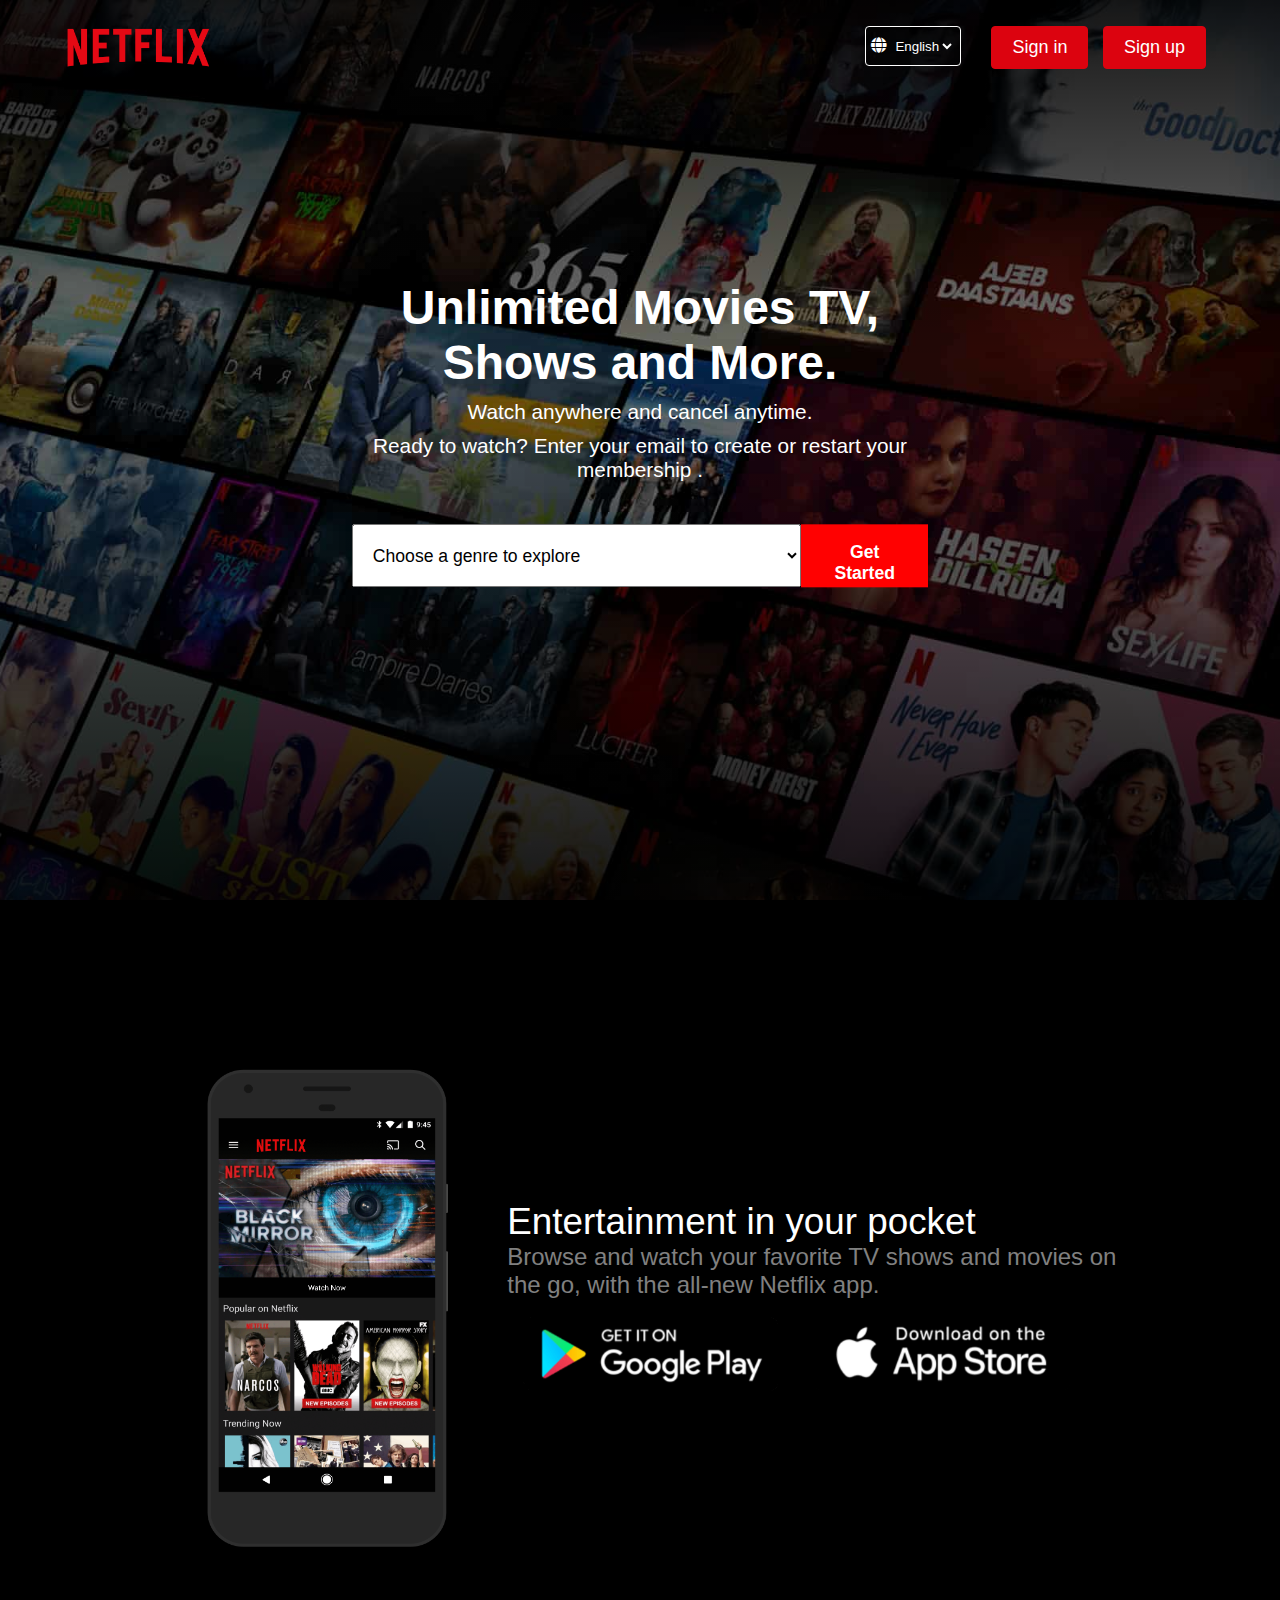
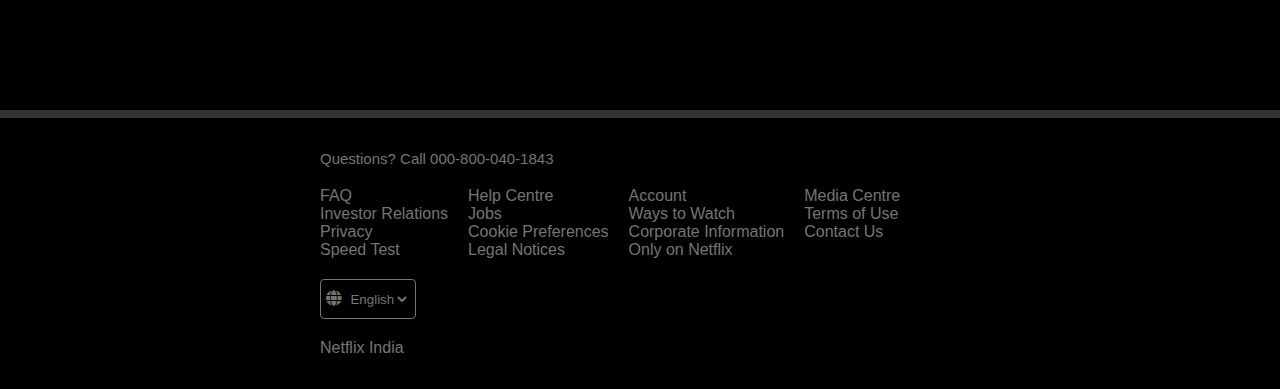
<file: index.html>
<html>
  <head>
    <meta name="description" content="Hello this is my first web page!." />
    <meta name="viewport" content="width=device-width, initial-scale=1.0" />
    <link rel="stylesheet" href="src/styles.css" />
    <link
      rel="stylesheet"
      href="https://pro.fontawesome.com/releases/v5.10.0/css/all.css"/>

   
    <title>Netflix India - Watch TV Shows Online, Watch Movies Online</title>
    <link
      rel="icon"
      href="images/netflix_PNG15.png"
    />
  </head>
  <body>
    <header>
      <nav class="navbar">
        <div class="navbar__brand">
          <img
            src="images/netflix-logo-0.png"
            alt="logo"
            class="brand__logo"
          />
        </div>

        <div class="navbar__nav__items">
          <div class="nav__item">
            <div class="dropdown__container">
              <i class="fas fa-globe"></i>
              <select
                name="languages"
                id="languagesSelect"
                class="language__drop__down"
              >
                <option value="english" selected style="color: rgb(247, 240, 240);">English</option>
                <option value="hindi" style="color: rgb(244, 231, 231);">हिन्दी</option>
              </select>
            </div>
          </div>

          <div class="nav__item">
            <button class="signin__button" onclick="window.location.href='login.html'">Sign in</button>
            <button class="signin__button" onclick="window.location.href='signup.html'">Sign up</button>
          </div>
        </div>
      </nav>
    </header>

    <main>
      <section class="hero">
        <div class="hero__bg__image__container">
          <img
            src="hello2.jpg"
            alt="BG hero image"
            class="hero__bg__image"
          />
        </div>
        <div class="hero__bg__overlay"></div>

        <div class="hero__card">
          <h1 class="hero__title">
            Unlimited Movies TV,<br />
            Shows and More.
          </h1>
          <p class="hero__subtitle">Watch anywhere and cancel anytime.</p>
          <p class="hero__description">
            Ready to watch? Enter your email to create or restart your
            membership .
          </p>
          

        <div class="search">
          <select
            id="selection"
            onchange="updateSelection();"
            class="search-bar"
            type="text"
            placeholder="Choose a genre to explore"
          >
            <option value="" selected style="display: none"
              >Choose a genre to explore</option
            >
            <option value="11">Action</option>
            <option value="3">Adventure</option>
            <option value="7">Comedy</option>
            <option value="1">Delhi</option>
            <option value="6">Drama</option>
            <option value="2">Horror</option>
            <option value="3">Mystery</option>
            <option value="5">Thriller</option>
          </select>
          <a id="search" href="login.html"
            ><button
              disabled
              id="search-button"
              class="search-bar search-submit"
              type="submit"
            >
            Get Started
            </button></a
          >
          <script>
            function updateSelection() {
              console.log("lol");
              if (document.getElementById("selection").value == "") {
                document.getElementById("search-button").disabled = true;
              } else {
                document.getElementById("search-button").disabled = false;
              }
            }
          </script>

        
      </section>
      <section class="features__container">
       
        <div class="mobile">
          <div class="mob-1">
            <img class="mobile-image" src="images/phone1.png" />
          </div>
          <div class="mob-2">
            <div class="changing">Entertainment in your pocket</div>
            <div class="sub-title">
              Browse and watch your favorite TV shows and movies on the go, with the all-new Netflix app.
    
            </div>
            <div class="stores">
              <img
                class="store-image"
                onClick="alertFunction()"
                src="images/play.webp"
              /><img class="store-image" src="images/iOS.webp" onClick="alertFunction()"/>
            </div>
          </div>
        </div>
       
     
    </main>

    <footer>
      <div class="footer__row__1">
        <h4>Questions? Call 000-800-040-1843</h4>
      </div>
      <div class="footer__row__2">
        <div class="column__1">
          <p>FAQ</p>
          <p>Investor Relations</p>
          <p>Privacy</p>
          <p>Speed Test</p>
        </div>
        <div class="column__2">
          <p>Help Centre</p>
          <p>Jobs</p>
          <p>Cookie Preferences</p>
          <p>Legal Notices</p>
        </div>
        <div class="column__3">
          <p>Account</p>
          <p>Ways to Watch</p>
          <p>Corporate Information</p>
          <p>Only on Netflix</p>
        </div>
        <div class="column__4">
          <p>Media Centre</p>
          <p>Terms of Use</p>
          <p>Contact Us</p>
        </div>
      </div>
      <div class="footer__row__3">
        <div class="dropdown__container">
          <i class="fas fa-globe"></i>
          <select
            name="languages"
            id="languagesSelect"
            class="language__drop__down"
          >
            <option value="english" selected>English</option>
            <option value="hindi">हिन्दी</option>
          </select>
        </div>
      </div>
      <div class="footer__row__4">
        <p>Netflix India</p>
      </div>
    </footer>

    <script src="src/index.js"></script>
  </body>
</html>
</file>
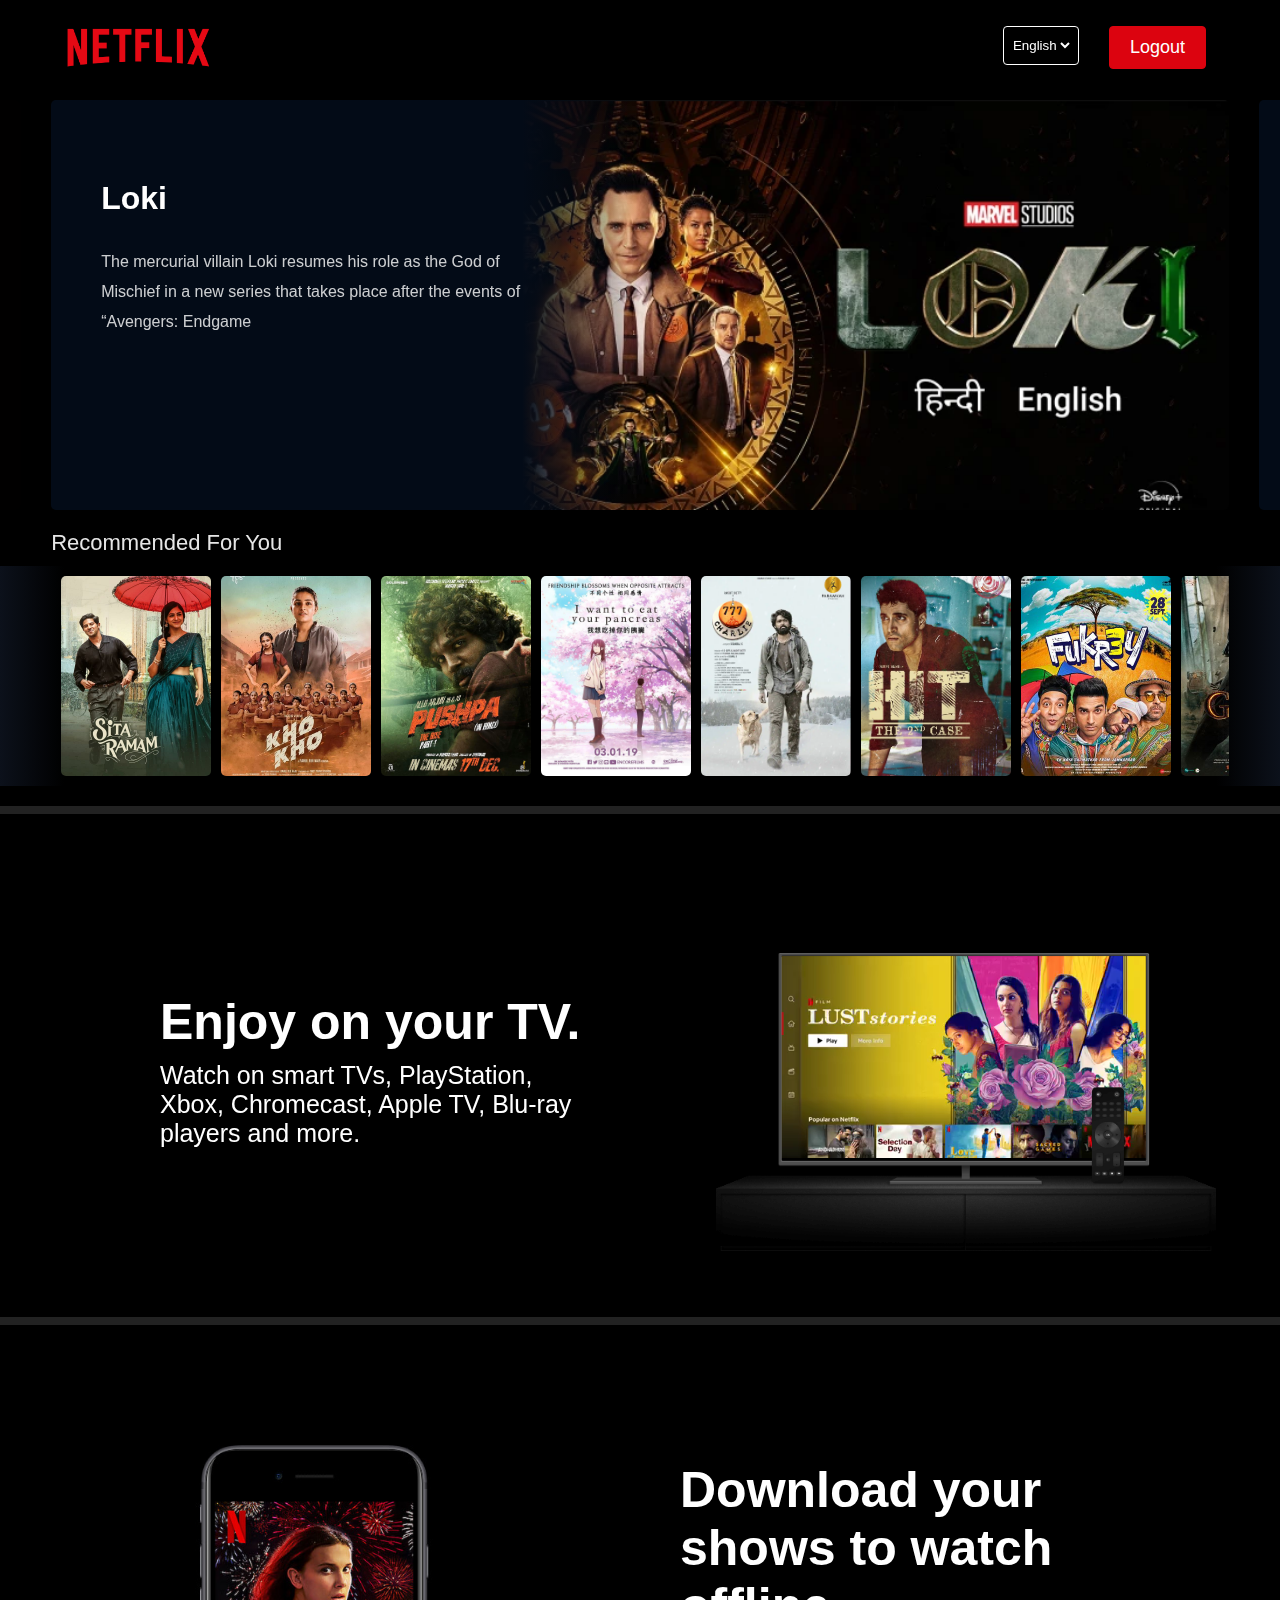
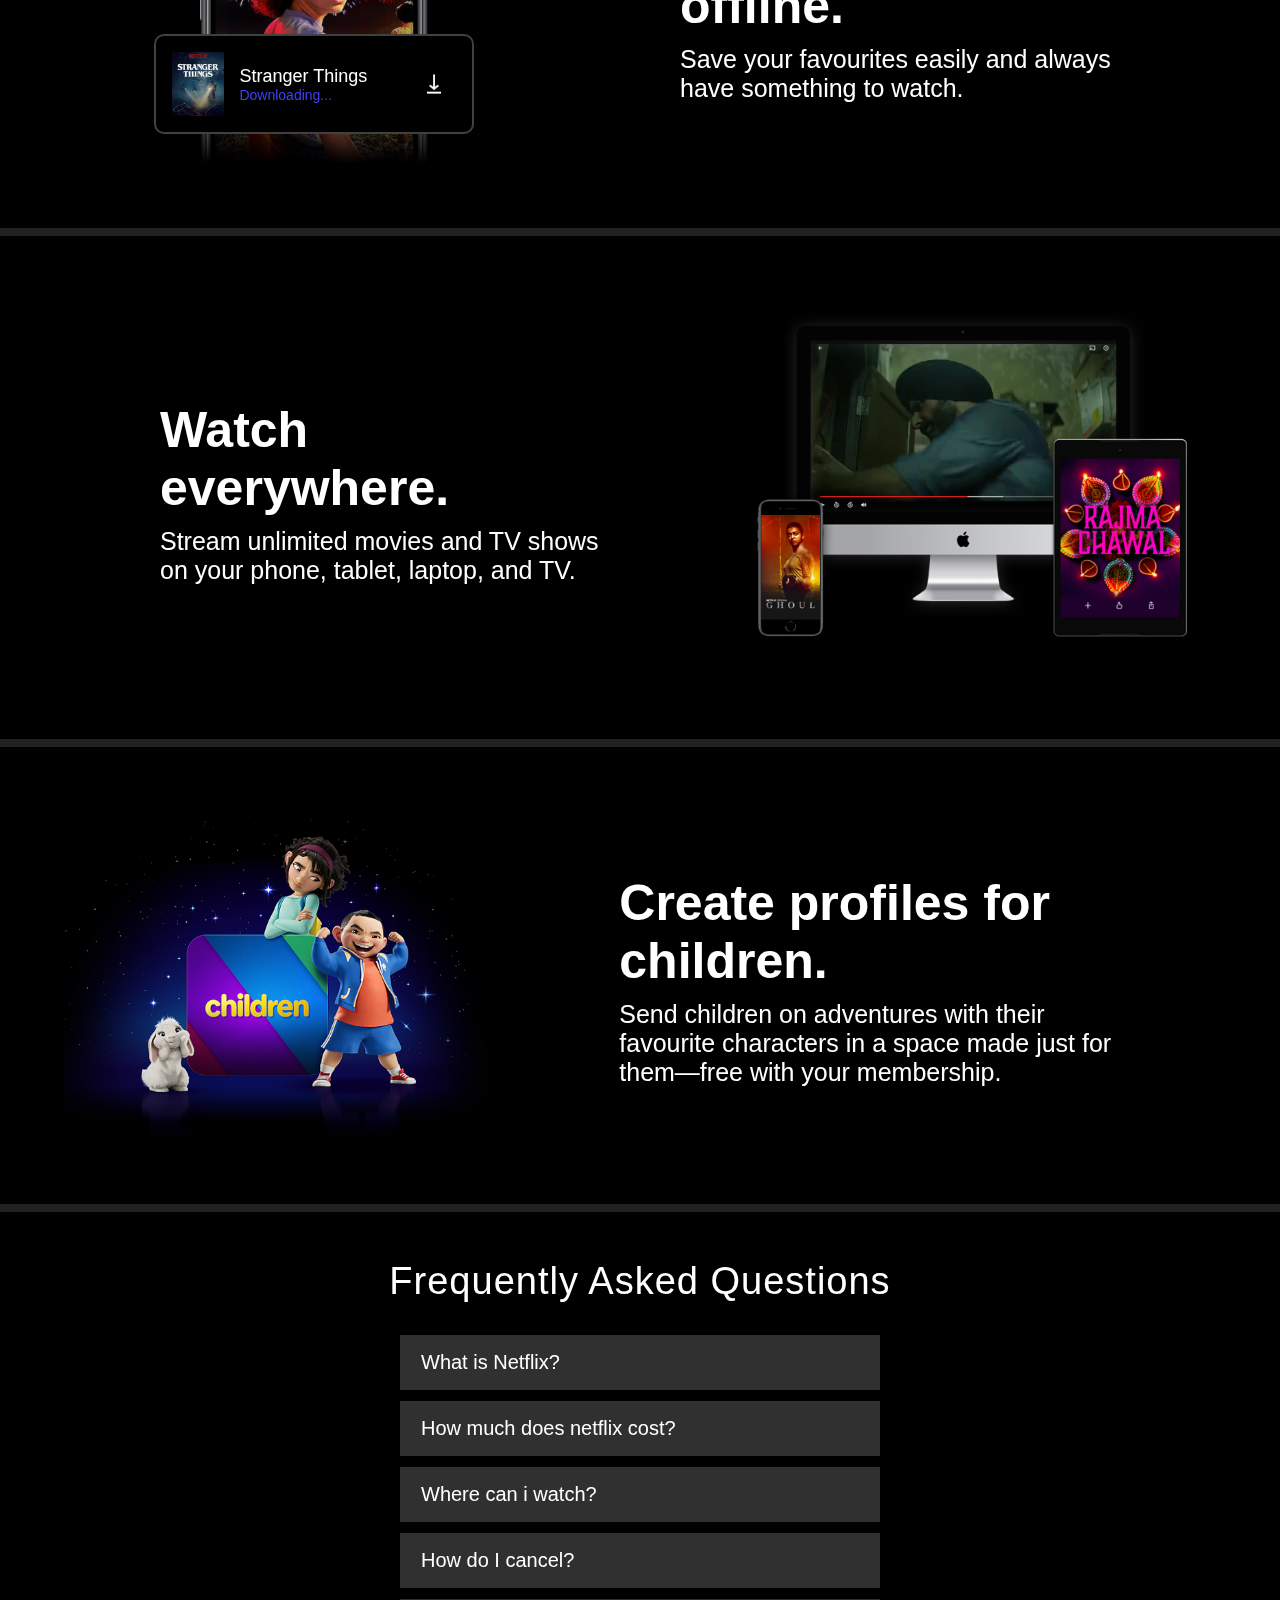
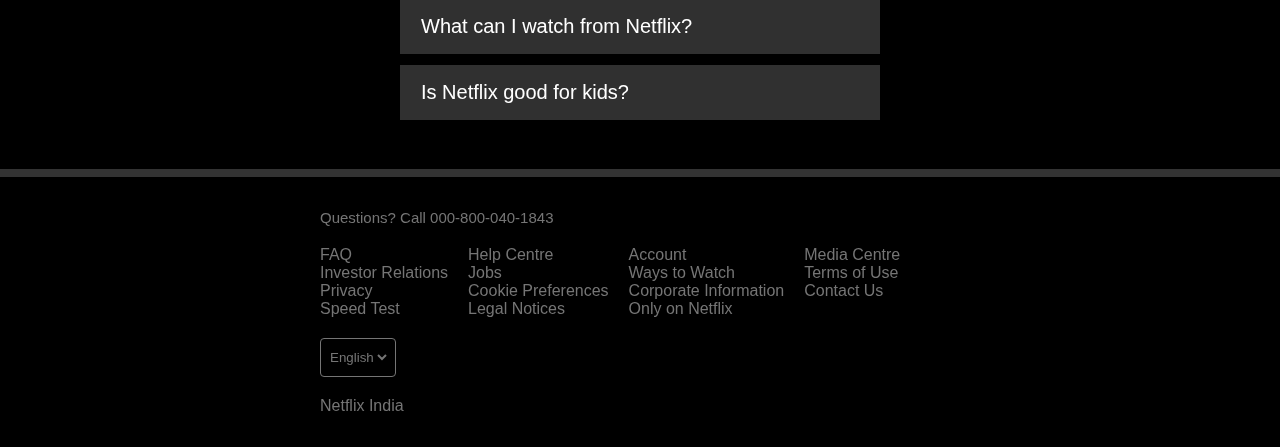
<file: home.html>
<html>
  <head>
    <meta name="description" content="Hello this is my first web page!." />
    <meta name="viewport" content="width=device-width, initial-scale=1.0" />
    <link rel="stylesheet" href="src/styles.css" />
    <link
      rel="stylesheet"
      href="https://pro.fontawesome.com/releases/v5.10.0/css/all.css"
      integrity="sha384-AYmEC3Yw5cVb3ZcuHtOA93w35dYTsvhLPVnYs9eStHfGJvOvKxVfELGroGkvsg+p"
      crossorigin="anonymous"
    />
    <link rel="preconnect" href="https://fonts.googleapis.com" />
    <link rel="preconnect" href="https://fonts.gstatic.com" crossorigin />

    <title>Netflix India - Watch TV Shows Online, Watch Movies Online</title>
    <link
      rel="icon"
      href="images/netflix_PNG15.png"
    />
  </head>
  <body>
    <header>
      <nav class="navbar">
        <div class="navbar__brand">
          <img
            src="images/netflix-logo-0.png"
            alt="logo"
            class="brand__logo"
          />
        </div>

        <div class="navbar__nav__items">
          <div class="nav__item">
            <div class="dropdown__container">
              <i class="fas fa-globe"></i>
              <select
                name="languages"
                id="languagesSelect"
                class="language__drop__down"
              >
                <option value="english" selected style="color: rgb(255, 255, 255);">English</option>
                <option value="hindi" style="color: rgb(255, 255, 255);">हिन्दी</option>
              </select>
            </div>
          </div>

          <div class="nav__item">
            <button class="signin__button" onclick="window.location.href='index.html'">Logout</button>
          </div>
        </div>
      </nav>
    </header>

    <main>
      
        <div class="caraousel-container">
          <div class="caraousel">
           
          </div>
        </div>
        <h1 class="title">Recommended For You</h1>
        <div class="movies-list">
          <button class="pre-btn" title="btn">
            <img src="images/pre.png" alt="" />
          </button>
          <button class="nxt-btn" title="btn">
            <img src="images/nxt.png" alt="" />
          </button>
          <div class="card-container">

            <div class="card">
              <img src="images/poster5.jpg" class="card-img" alt="" />
              <div class="card-body">
                <h2 class="name">Sita Ramam</h2>
                <h6 class="des">Star : Dulquer Salmaan , Mrunal Thakur , Rashmika Mandannar</h6>
              
              </div>
            </div>
            <div class="card">
              <img src="images/poster10.jpeg" class="card-img" alt="" />
              <div class="card-body">
                <h2 class="name">Kho Kho</h2>
                <h6 class="des">Star : Rajisha Vijayan , Mamitha Baiju , Geethi Sangeetha</h6>
             
              </div>
            </div>
            
            <div class="card">
              <img src="images/poster.jpg" class="card-img" alt="" />
              <div class="card-body">
                <h2 class="name">PUSHPA: THE RISE - PART 1</h2>
                <h6 class="des">Star : Allu Arjun , Rashmika Mandanna</h6>
              
              </div>
            </div>

            <div class="card">
              <img src="images/poster3.jpg" class="card-img" alt="" />
              <div class="card-body">
                <h2 class="name">I Want To Eat Your Pancreas</h2>
                <h6 class="des">Star: Mahiro , Lynn , Yukiyo Fujii</h6>
                
              </div>
            </div>
            <div class="card">
              <img src="images/777.webp" class="card-img" alt="" />
              <div class="card-body">
                <h2 class="name">777 Charlie</h2>
                <h6 class="des">Star : Rakshit Shetty , Charlie , Sangeetha Sringeri</h6>
               
              </div>
            </div>
            <div class="card">
              <img src="images/poster8.jpeg" class="card-img" alt="" />
              <div class="card-body">
                <h2 class="name">HIT: The 2nd Case</h2>
                <h6 class="des">Star : Adivi Sesh , Meenakshii , Rao Ramesh</h6>
              
              </div>
            </div>
            <div class="card">
              <img src="images/poster1.jpg" class="card-img" alt="" />
              <div class="card-body">
                <h2 class="name">FUKREY 3</h2>
                <h6 class="des">Star : Richa Chadda , Pulkit Samrat, Varun Sharma</h6>
               
              </div>
                          <div class="card">
              <img src="images/poster9.jpg" class="card-img" alt="" />
              <div class="card-body">
                <h2 class="name">Major</h2>
                <h6 class="des">Star : Adivi Sesh , Prakash Raj , Revathi</h6>
          
              </div>
            </div>
           
            </div>
            <div class="card">
              <img src="images/poster2.jpg" class="card-img" alt="" />
              <div class="card-body">
                <h2 class="name">GADAR 2 </h2>
                <h6 class="des">Star : Sunny Deol , Amisha Patel, Utkarsh Sharma</h6>
               
              </div>
            </div>
            <div class="card">
              <img src="images/poster 4.png" class="card-img" alt="" />
              <div class="card-body">
                <h2 class="name">The Avengers</h2>
                <h6 class="des">Star :  Chris Hemsworth , Chris Evans, Jeremy Renner</h6>
               
              </div>
            </div>

            <div class="card">
              <img src="images/poster 7.png" class="card-img" alt="" />
              <div class="card-body">
                <h2 class="name">Pirates of the Caribbean</h2>
                <h6 class="des">Star : Johnny Depp , Geoffrey RushOr , lando Bloom</h6>
              
              </div>
            </div>
            <div class="card">
              <img src="images/poster6.jpg" class="card-img" alt="" />
              <div class="card-body">
                <h2 class="name">1920 HORRORS OF THE HEART</h2>
                <h6 class="des">Star : Avika Gor , Rahul Dev, Barkha Bisht</h6>
             
              </div>
            </div>


          </div>
        </div>
     
      <section class="features__container">
        <!-- Feature 1 -->
        <div class="feature">
          <div class="feature__details">
            <h3 class="feature__title">Enjoy on your TV.</h3>
            <h5 class="feature__sub__title">
              Watch on smart TVs, PlayStation, Xbox, Chromecast, Apple TV,
              Blu-ray players and more.
            </h5>
          </div>
          <div class="feature__image__container">
            <img
              src="images/tv.png"
              alt="Feature image"
              class="feature__image"
            />
            <div class="feature__backgroud__video__container">
              <video
                autoplay=""
                loop=""
                muted=""
                class="feature__backgroud__video"
              >
                <source
                  src="images/video-tv-in-0819.m4v"
                  type="video/mp4"
                />
              </video>
            </div>
          </div>
        </div>
        <!-- Feature 2 -->
        <div class="feature">
          <div class="feature__details">
            <h3 class="feature__title">
              Download your shows to watch offline.
            </h3>
            <h5 class="feature__sub__title">
              Save your favourites easily and always have something to watch.
            </h5>
          </div>
          <div class="feature__image__container">
            <img
              src="images/mobile-0819.jpg"
              alt="Feature image"
              class="feature__image"
            />
            <div class="feature__2__poster__container">
              <div class="poster__container">
                <img
                  src="images/boxshot.png"
                  alt="poster"
                  class="poster"
                />
              </div>
              <div class="poster__details">
                <h4>Stranger Things</h4>
                <h6>Downloading...</h6>
              </div>
              <div class="download__gif__container">
                <img
                  src="images/download-icon.gif"
                  alt="downloading gif"
                  class="gif"
                />
              </div>
            </div>
          </div>
        </div>
        <!-- Feature 3 -->
        <div class="feature">
          <div class="feature__details">
            <h3 class="feature__title">Watch everywhere.</h3>
            <h5 class="feature__sub__title">
              Stream unlimited movies and TV shows on your phone, tablet,
              laptop, and TV.
            </h5>
          </div>
          <div class="feature__image__container feature__3__image__container">
            <img
              src="images/device-pile-in.png"
              alt="Feature image"
              class="feature__image feature__3__image"
            />
            <div
              class="feature__backgroud__video__container feature__3__backgroud__video__container"
            >
              <video
                autoplay=""
                loop=""
                muted=""
                class="feature__backgroud__video feature__3__backgroud__video"
              >
                <source
                  src="images/video-devices-in.m4v"
                  type="video/mp4"
                />
              </video>
            </div>
          </div>
        </div>
        <!-- Feature 4 -->
        <div class="feature">
          <div class="feature__details">
            <h3 class="feature__title">Create profiles for children.</h3>
            <h5 class="feature__sub__title">
              Send children on adventures with their favourite characters in a
              space made just for them—free with your membership.
            </h5>
          </div>
          <div class="feature__image__container">
            <img
              src="images/ch.png"
              alt="Feature image"
              class="feature__image"
            />
          </div>
        </div>
      </section>
      <section class="FAQ__list__container">
        <h1 class="FAQ__heading">Frequently Asked Questions</h1>
        <div class="FAQ__list">
          <div class="FAQ__accordian">
            <button class="FAQ__title">
              What is Netflix?<i class="fal fa-plus"></i>
            </button>
            <div class="FAQ__visible">
              <p>
                Netflix is a streaming service that offers a wide variety of
                award-winning TV shows, movies, anime, documentaries and more –
                on thousands of internet-connected devices.
              </p>
              <p>
                You can watch as much as you want, whenever you want, without a
                single ad – all for one low monthly price. There's always
                something new to discover, and new TV shows and movies are added
                every week!
              </p>
            </div>
          </div>
          <div class="FAQ__accordian">
            <button class="FAQ__title">
              How much does netflix cost?<i class="fal fa-plus"></i>
            </button>
            <div class="FAQ__visible">
              <p>
                Watch Netflix on your smartphone, tablet, Smart TV, laptop, or
                streaming device, all for one fixed monthly fee. Plans range
                from ₹ 199 to ₹ 799 a month. No extra costs, no contracts.
              </p>
            </div>
          </div>
          <div class="FAQ__accordian">
            <button class="FAQ__title">
              Where can i watch?<i class="fal fa-plus"></i>
            </button>
            <div class="FAQ__visible">
              <p>
                Watch anywhere, anytime, on an unlimited number of devices. Sign
                in with your Netflix account to watch instantly on the web at
                netflix.com from your personal computer or on any
                internet-connected device that offers the Netflix app, including
                smart TVs, smartphones, tablets, streaming media players and
                game consoles.
              </p>
              <p>
                You can also download your favourite shows with the iOS,
                Android, or Windows 10 app. Use downloads to watch while you're
                on the go and without an internet connection. Take Netflix with
                you anywhere.
              </p>
            </div>
          </div>
          <div class="FAQ__accordian">
            <button class="FAQ__title">
              How do I cancel?<i class="fal fa-plus"></i>
            </button>
            <div class="FAQ__visible">
              <p>
                Netflix is flexible. There are no annoying contracts and no
                commitments. You can easily cancel your account online in two
                clicks. There are no cancellation fees – start or stop your
                account anytime.
              </p>
            </div>
          </div>
          <div class="FAQ__accordian">
            <button class="FAQ__title">
              What can I watch from Netflix?<i class="fal fa-plus"></i>
            </button>
            <div class="FAQ__visible">
              <p>
                Netflix has an extensive library of feature films,
                documentaries, TV shows, anime, award-winning Netflix originals,
                and more. Watch as much as you want, anytime you want.
              </p>
            </div>
          </div>
          <div class="FAQ__accordian">
            <button class="FAQ__title">
              Is Netflix good for kids?<i class="fal fa-plus"></i>
            </button>
            <div class="FAQ__visible">
              <p>
                The Netflix Kids experience is included in your membership to
                give parents control while kids enjoy family-friendly TV shows
                and films in their own space.
              </p>
              <p>
                Kids profiles come with PIN-protected parental controls that let
                you restrict the maturity rating of content kids can watch and
                block specific titles you don’t want kids to see.
              </p>
            </div>
          </div>
        </div>
      </section>
    </main>

    <footer>
      <div class="footer__row__1">
        <h4>Questions? Call 000-800-040-1843</h4>
      </div>
      <div class="footer__row__2">
        <div class="column__1">
          <p>FAQ</p>
          <p>Investor Relations</p>
          <p>Privacy</p>
          <p>Speed Test</p>
        </div>
        <div class="column__2">
          <p>Help Centre</p>
          <p>Jobs</p>
          <p>Cookie Preferences</p>
          <p>Legal Notices</p>
        </div>
        <div class="column__3">
          <p>Account</p>
          <p>Ways to Watch</p>
          <p>Corporate Information</p>
          <p>Only on Netflix</p>
        </div>
        <div class="column__4">
          <p>Media Centre</p>
          <p>Terms of Use</p>
          <p>Contact Us</p>
        </div>
      </div>
      <div class="footer__row__3">
        <div class="dropdown__container">
          <i class="fas fa-globe"></i>
          <select
            name="languages"
            id="languagesSelect"
            class="language__drop__down"
          >
            <option value="english" selected>English</option>
            <option value="hindi">हिन्दी</option>
          </select>
        </div>
      </div>
      <div class="footer__row__4">
        <p>Netflix India</p>
      </div>
    </footer>

    <script src="src/index.js"></script>
  </body>
</html>
</file>
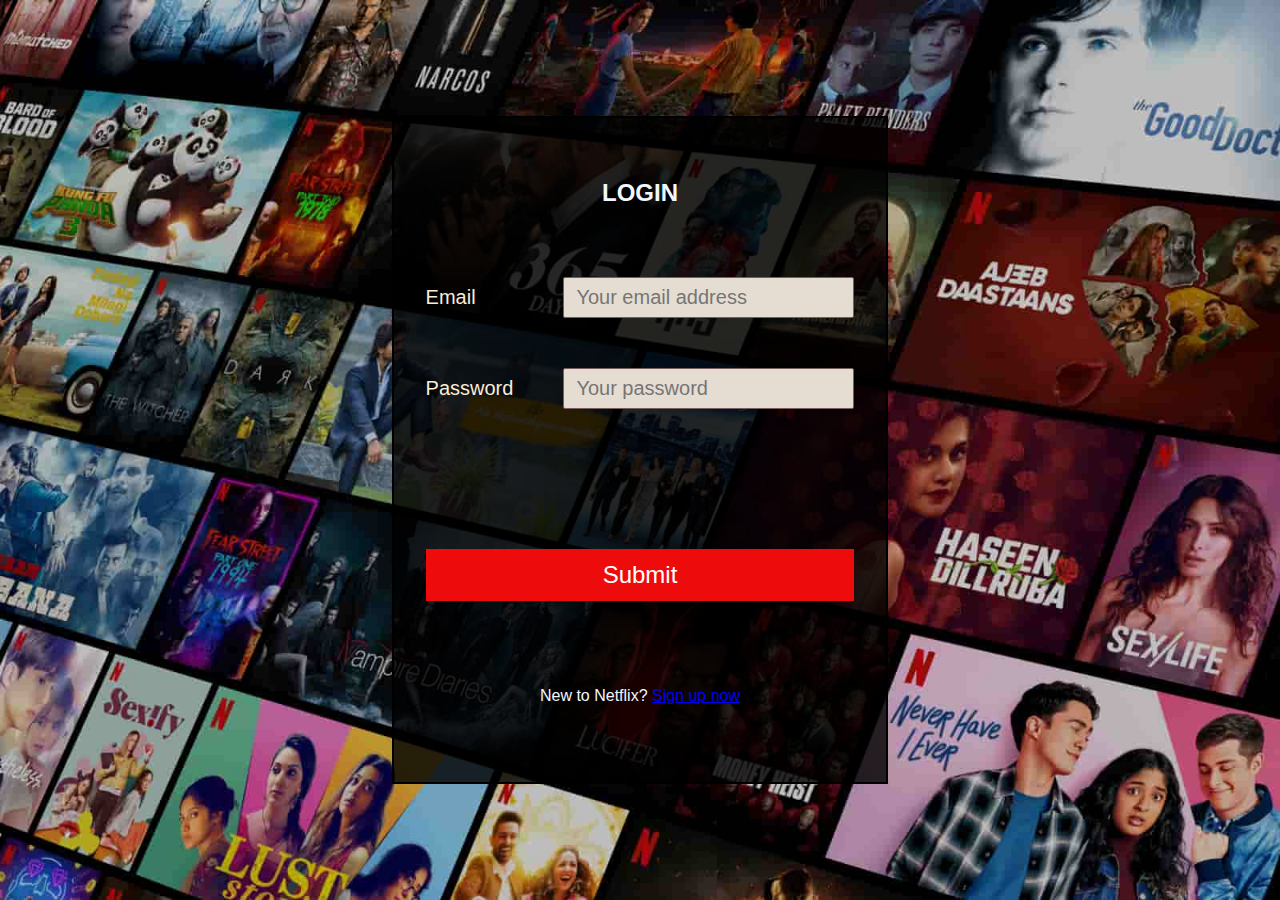
<file: login.html>
<!DOCTYPE html>
<html lang="en">
<head>
    <meta charset="UTF-8">
    <meta name="viewport" content="width=device-width, initial-scale=1.0">
    <title>Form</title>
</head>
<body>
    <form class="login-form">
        <h2>LOGIN</h2>
        <div class="gap">
        <div class="form">
          <label for="email">Email</label>
          <input type="text" name="email" id="email" placeholder="Your email address">
       
   
         
          <label for="password">Password</label>
          <input type="password" name="password" id="password" placeholder="Your password">
        </div>
        </div>
        <label id="error-text"></label> 
        <button type="submit" id="submit">Submit</button>
<p>New to Netflix? <a href="#" onclick="window.location.href='signup.html'">Sign up now</a></p>
    <style>
        html,body{
          margin:0;
          padding:0;
          height: 100%;
          background:url(hello2.jpg) no-repeat;
  background-position: center center;
  background-size: cover;
        }
        *{
          box-sizing: border-box;
        }
        h2{
          margin:0;
        }
        
        body{
          display: flex;
          justify-content: center;
          align-items: center;
          background-color: rgb(225, 12, 12);
          padding: 32px;
          font-family:Arial, Helvetica, sans-serif;
        }
      
        .login-form {
  border: 2px solid black;
  padding: 32px;
  color: aliceblue;
  height: 80%;
  display: flex;
  flex-direction: column;
  align-items: center;
  justify-content: center;
  gap: 20px;
  max-width: fit-content;
  width: 100%;
  background: rgb(16, 16, 16);
  background-color: rgba(0, 0, 0, 0.8);
  gap: 70px;
}

.form {
  display: grid;
  grid-template-columns: min-content 1fr;
  gap: 5px;
  width: 100%;
  gap: 50px;
   font-size: 20px;

}

label {
  width: max-content;
  display: flex;
  align-items: center;
  
  color: antiquewhite;
}

input {
  border: 1px solid rgb(119, 95, 95);
  font-size: 20px;
  color: black;
  width: 100%;
  border-radius: 2px;
  
  padding: 8px 12px;
  transition: 300ms;
  outline: 2px transparent;
  background-color: rgb(230, 221, 210);
}

input:focus {
  outline: 2px solid rgb(181, 7, 152);
}

#submit {
  padding: 12px 24px;
  border: none;
  background-color: rgb(237, 11, 11);
  color: white;
  width: 100%;
  font-size: 24px;
 
}

@media (max-width: 500px) {
  .form {
    grid-template-columns: 1fr;
  }

  label {
    width: 100%;
  }
}

    </style>


<script type="text/javascript"> 
    const errorbox = document.getElementById("error-text") 
    function showError(text) { 
        errorbox.innerText = text; 
    } 
    function hideError() { 
        errorbox.innerText = ""; 
    } 

    const form = document.forms[0]; 
     
 
    const emailInp = form.email; 

    

    function submit(){ 
     
        const email = emailInp.value.trim(); 
       
         
        hideError() 
       
        if (email == null || email.match(/^[a-zA-Z0-9.]+@([a-zA-Z]{2,}\.)+[a-zA-Z]{2,4}$/gm) == null) { 
            showError("Invalid email entered"); 
            return; 
        } 


        window.open('home.html', '_blank');
    } 

    form.addEventListener("submit", e => { 
        e.preventDefault(); 
        submit(); 
    }); 
</script> 
</body>
</html>
</file>
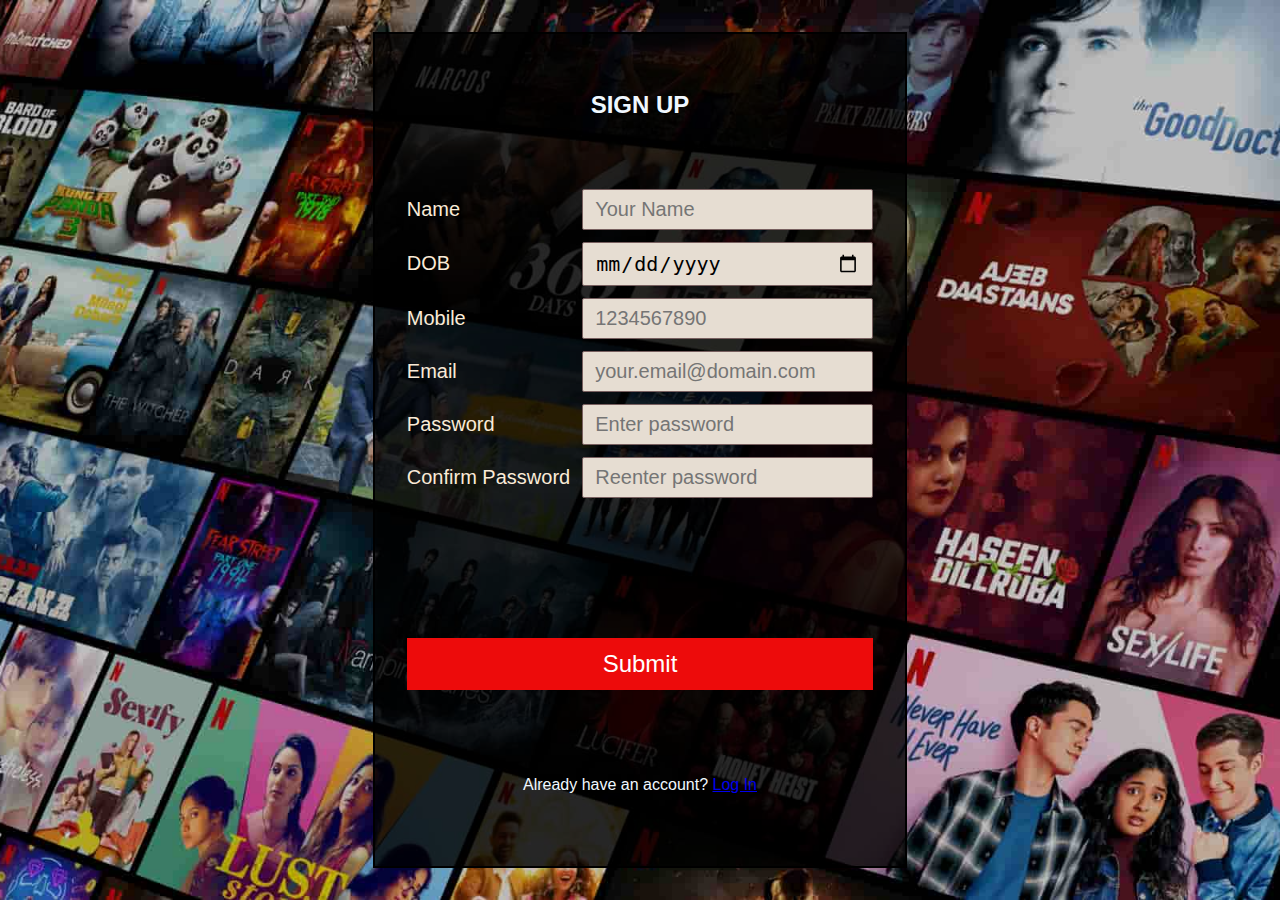
<file: signup.html>
<!DOCTYPE html>
<html lang="en">
<head>
    <meta charset="UTF-8">
    <meta name="viewport" content="width=device-width, initial-scale=1.0">
    <title>Form</title>
</head>
<body>
    <form class="sign-up-form">
        <div class="text">
    <h2>SIGN UP</h2>
        </div>
    <div class="form">

        <label for="nameinp">Name</label> 
        <input type="text" name="nameinp" id="nameinp" placeholder="Your Name"> 
     
     <label for="DOB">DOB</label>
     <input type="date" name="DOB" id="DOB" placeholder="09092002">
         <label for="mobile">Mobile</label> 
        <input type="tel" name="mobile" id="mobile" placeholder="1234567890"> 
     
     
        <label for="email">Email</label> 
        <input type="text" name="email" id="email" placeholder="your.email@domain.com"> 
     
        <label for="pwd">Password</label> 
        <input type="password" name="pwd" id="pwd" placeholder="Enter password"> 
     
     
        <label for="cpwd">Confirm Password</label> 
        <input type="password" name="cpwd" id="cpwd" placeholder="Reenter password"> 
    </div>
    <label id="error-text"></label> 
    <button type="submit" id="submit">Submit</button>
    <p>Already have an account? <a href="#" onclick="window.location.href='login.html'">Log In</a></p>

    </form>
    <style>
        html,body{
          margin:0;
          padding:0;
          height: 100%;
          background:url(hello2.jpg) no-repeat;
  background-position: center center;
  background-size: cover;
        }
        *{
          box-sizing: border-box;
        }
        h2{
          margin:0;
        }
        body{
          display: flex;
          justify-content: center;
          align-items: center;
          background-color: rgb(225, 12, 12);
          padding: 32px;
          font-family:Arial, Helvetica, sans-serif;
        }
    
       
        .sign-up-form {
  border: 2px solid black;
  padding: 32px;
  color: aliceblue;
  height: 100%;
  display: flex;
  flex-direction: column;
  align-items: center;
  justify-content: center;
  gap: 20px;
  max-width: fit-content;
  width: 100%;
  background: rgb(16, 16, 16);
background-color: rgba(0, 0, 0, 0.8);
gap: 70px;
}
    
        .form{
          display: grid;
          grid-template-columns: min-content 1fr;
          gap: 12px;
          width: 100%;
          font-size: 20px;
        }
        label{
          width: max-content;
          display: flex;
          align-items: center;
          color: antiquewhite;
    
        }
        input{
          border: 1px solid rgb(119, 95, 95);
          font-size: 20px;
          color: black;
          width: 100%;
          border-radius: 2px;
          padding: 8px 12px;
          transition: 300ms;
          outline: 2px transparent;
          background-color: rgb(230, 221, 210);
        }
        input:focus{
          outline: 2px solid rgb(181, 7, 152);
        }
        #submit{
          padding:12px 24px;
          border:none;
          background-color: rgb(237, 11, 11);
          color: white;
          width: 100%;
          font-size: 24px;
        }
@media (max-width: 500px) { 
            .form { 
                grid-template-columns: 1fr; 
            } 
 
            label { 
                width: 100%; 
            } 
        } 

    </style>

<script type="text/javascript"> 
    const errorbox = document.getElementById("error-text") 
    function showError(text) { 
        errorbox.innerText = text; 
    } 
    function hideError() { 
        errorbox.innerText = ""; 
    } 

    const form = document.forms[0]; 
     
    const nameInp = form.nameinp; 
    const mobInp = form.mobile; 
    const emailInp = form.email; 
    const pwdInp = form.pwd; 
    const cpwdInp = form.cpwd; 

    function submit(){ 
        const text = nameInp.value.trim(); 
        const mob = mobInp.value.trim(); 
        const email = emailInp.value.trim(); 
        const pwd = pwdInp.value.trim(); 
        const cpwd = cpwdInp.value.trim(); 
         
        hideError() 
        if (text == null || text.length < 3) { 
            showError("Name should at least be 3 characters long"); 
            return; 
        } 
        if (mob == null || mob.match(/^[\d +-]{10,}$/gm) == null){ 
            showError("Invalid mobile number"); 
            return; 
        } 
        if (email == null || email.match(/^[a-zA-Z0-9.]+@([a-zA-Z]{2,}\.)+[a-zA-Z]{2,4}$/gm) == null) { 
            showError("Invalid email entered"); 
            return; 
        } 
        if (pwd == null || pwd.length < 8){ 
            showError("Password should be at least 8 characters"); 
            return; 
        } 
        if (cpwd != pwd) { 
            showError("Confirm Password should match Password"); 
            return; 
        } 

       
        window.open('login.html', '_blank');
    } 

    form.addEventListener("submit", e => { 
        e.preventDefault(); 
        submit(); 
        
    }); 
</script> 
</body>
</html>
</file>
<file: src/styles.css>
* {
  margin: 0;
  padding: 0;
  box-sizing: border-box;
}

body {
  background-color: black;
  color: white;
  font-family: "Poppins", sans-serif;
}

.navbar {
  position: absolute;
  top: 0;
  width: 100%;
  display: flex;
  justify-content: space-between;
  padding: 3% 5%;
  z-index: 10;
}

.navbar__brand {
  width: 100px;
  height: 100%;
}

.brand__logo {
  width: 100%;
  height: 100%;
}

.language__drop__down {
  background: transparent;
  border: none;
  color: white;
}

.language__drop__down:focus {
  outline: none;
}

.language__drop__down option {
  background-color: black;
}

.dropdown__container {
  border: 1px solid white;
  padding: 0.4rem;
  border-radius: 4px;
  background: rgba(0, 0, 0, 0.4);
}

.signin__button {
  background-color: #dc030f;
  border: 1px solid #dc030f;
  color: white;
  padding: 0.25rem 0.5rem;
  border-radius: 4px;
  margin-right: 10px;
}

.navbar__nav__items {
  display: flex;
  gap: 10px;
}

.hero__bg__image__container {
  width: 100%;
  height: 80vh;
}

.hero__bg__image {
  width: 100%;
  height: 100%;
  object-fit: cover;
}

.hero__bg__overlay {
  position: absolute;
  inset: 0;
  width: 100%;
  height: 80vh;
  background: rgba(0, 0, 0, 0.4);
  background-image: linear-gradient(
    to top,
    rgba(0, 0, 0, 0.8) 0,
    rgba(0, 0, 0, 0) 60%,
    rgba(0, 0, 0, 0.8) 100%
  );
}

.hero__card {
  position: absolute;
  top: 20%;
  text-align: center;
  display: flex;
  flex-direction: column;
  gap: 10px;
}

.hero__title {
  font-weight: 600;
  font-size: 2rem;
}

.hero__subtitle,
.hero__description {
  font-weight: 400;
  font-size: 1rem;
}

.hero__description {
  margin: 0 50px;
}

.email__input {
  border: none;
  background: transparent;
  width: 100%;
  height: 100%;
  padding-left: 7px;
}
.email__label {
  color: black;
  position: absolute;
  top: 28%;
  left: 2%;
  color: rgb(153, 149, 149);
  transition: 0.5s;
}

.email__form__container {
  display: flex;
  flex-direction: column;
  justify-content: center;
  align-items: center;
  gap: 15px;
}

.form__container {
  background-color: white;
  width: 90%;
  height: 50px;
  position: relative;
}

.email__input:focus + .email__label {
  top: 0.2rem;
  font-size: 10px;
}

.email__input:not(:placeholder-shown).email__input:not(:focus) + .email__label {
  top: 0.2rem;
  font-size: 10px;
}

.email__input:focus-visible {
  outline: none;
}

.primary__button {
  background-color: #dc030f;
  border: 1px solid #dc030f;
  color: white;
  padding: 0.8rem 1.2rem;
  border-radius: 2px;
  font-size: 15px;
  letter-spacing: 1px;
}

.feature {
  border-top: 8px solid #222;
  padding: 2rem 1rem;
}

.feature__details {
  text-align: center;
}

.feature__title {
  font-size: 25px;
  font-weight: 600;
  margin: 10px 0;
}

.feature__sub__title {
  font-size: 15px;
  font-weight: 400;
}

.feature__image__container {
  width: 100%;
  position: relative;
}
.feature__image {
  width: 100%;
}

.feature__backgroud__video__container {
  position: absolute;
  width: 100%;
  top: 20%;
  left: 13%;
  height: 100%;
  max-width: 73%;
  max-height: 54%;
  z-index: -2;
}

.feature__backgroud__video {
  width: 100%;
}

.feature__2__poster__container {
  position: absolute;
  bottom: 8%;
  left: 50%;
  transform: translateX(-50%);
  width: 100%;
  max-width: 16em;
  display: flex;
  align-items: center;
  background-color: black;
  border: 2px solid rgba(255, 255, 255, 0.25);
  border-radius: 10px;
  height: 60px;
  padding: 0.25rem 0.6rem;
  gap: 15px;
}

.poster__container {
  width: 20%;
}

.poster {
  width: 100%;
  height: 100%;
}
.poster__details {
  width: 60%;
}
.poster__details > h4 {
  font-size: 13px;
  font-weight: 500;
}
.poster__details > h6 {
  font-size: 12px;
  font-weight: 400;
  color: rgb(63, 63, 246);
}

.download__gif__container {
  width: 20%;
  height: 100%;
}
.gif {
  width: 100%;
  height: 100%;
}

.feature__3__backgroud__video__container {
  max-width: 63%;
  max-height: 47%;
  z-index: -2;
  top: 9%;
  left: 19%;
}

.FAQ__accordian {
  width: 100%;
}
.FAQ__title {
  width: 100%;
  display: flex;
  justify-content: space-between;
  padding: 15px 20px;
  font-size: 18px;
  background-color: #303030;
  border: 1px solid #303030;
  color: white;
}

.FAQ__visible {
  background-color: #303030;
  border-top: 1px solid black;
  max-height: 0;
  overflow: hidden;
  transition: max-height 0.5s ease-in-out;
}

.FAQ__visible > p {
  margin: 1rem;
}
.FAQ__list__container {
  border-top: 8px solid #222;
  padding: 2rem 0;
}
.FAQ__heading {
  font-size: 20px;
  text-align: center;
  font-weight: 600;
  margin: 1rem 3rem;
}

.FAQ__list {
  display: flex;
  flex-direction: column;
  justify-content: center;
  align-items: center;
  gap: 10px;
}

.FAQ__get__started__email {
  text-align: center;
}

.FAQ__get__started__email > h3 {
  font-size: 18px;
  font-weight: 400;
  margin: 2rem 0;
}

footer {
  border-top: 8px solid #333;
  padding: 2rem 1rem;
  color: #757575;
  display: flex;
  flex-direction: column;
  gap: 20px;
}

.footer__row__2 {
  display: flex;
  flex-wrap: wrap;
  justify-content: space-around;
  gap: 20px;
}

.footer__row__1 > h4 {
  font-size: 15px;
  font-weight: 500;
}

.footer__row__3 > .dropdown__container {
  width: fit-content;
  border: 1px solid #757575;
  color: #757575;
}

.footer__row__3 > .dropdown__container > .language__drop__down {
  color: #757575;
}

@media (min-width: 768px) {
  .hero__bg__image__container {
    height: 100vh;
  }

  .hero__bg__overlay {
    height: 100vh;
  }
  .hero__card {
    top: 40%;
    left: 30%;
    transform: translate(-20%, -20%);
  }
  .hero__title {
    font-size: 3rem;
  }
  .hero__subtitle,
  .hero__description {
    font-size: 1.3rem;
  }

  .feature {
    padding: 4rem;
  }

  .feature__title {
    font-size: 35px;
  }

  .feature__sub__title {
    font-size: 20px;
  }
  .feature__2__poster__container {
    max-width: 26em;
    height: 85px;
  }
  .poster__container {
    width: 15%;
  }
  .download__gif__container {
    width: 3rem;
    height: 3rem;
  }

  .poster__details > h4 {
    font-size: 18px;
  }
  .poster__details > h6 {
    font-size: 14px;
  }
  .FAQ__title {
    font-size: 20px;
  }
  .FAQ__heading {
    font-size: 38px;
    font-weight: 500;
    letter-spacing: 1px;
  }
  .FAQ__list {
    padding: 1rem 5rem;
  }
  .FAQ__get__started__email {
    width: 75%;
    display: flex;
    flex-direction: column;
    justify-content: center;
    transform: translateX(15%);
  }
  
}

@media (min-width: 1024px) {
  .navbar {
    padding: 2% 5%;
  }

  .navbar__brand {
    width: 150px;
  }

  .signin__button {
    padding: 10px 20px;
    font-size: 18px;
  }
  .dropdown__container {
    padding: 10px 5px;
  }

  .navbar__nav__items {
    gap: 30px;
  }

  .hero__card {
    top: 50%;
    left: 50%;
    transform: translate(-50%, -50%);
  }

  .form__container {
    width: 50%;
  }
  .email__form__container {
    flex-direction: row;
    align-items: center;
    gap: 1px;
  }
  .primary__button {
    height: 50px;
  }

  .feature {
    display: flex;
    align-items: center;
    justify-content: space-between;
    gap: 20px;
  }

  .feature__details {
    text-align: left;
    padding: 0 6rem;
  }

  .feature__title {
    font-size: 50px;
  }

  .feature__sub__title {
    font-size: 25px;
  }

  .feature__image__container {
    max-width: 500px;
  }

  .feature:nth-child(even) {
    flex-direction: row-reverse;
  }

  .feature__2__poster__container {
    max-width: 20em;
    height: 100px;
    padding: 1rem;
  }
  .poster__container {
    width: 20%;
  }
  .FAQ__list {
    padding: 1rem 25rem;
  }
  .FAQ__get__started__email {
    transform: translateX(16%);
  }
  footer {
    padding: 2rem 20rem;
    justify-content: flex-start;
    text-align: left;
    align-items: flex-start;
  }

  .footer__row__2 {
    justify-content: space-between;
    align-items: flex-start;
    flex-wrap: nowrap;
  }

  .footer__row__1,
  .footer__row__3,
  .footer__row__4 {
    align-self: flex-start;
  }
  
}

@media (min-width: 1254px) {
  
}

.mobile {
  height: 90vh;
  display: grid;
  grid-template-columns: 1fr 1.7fr;
  margin-left: 10%;
  margin-right: 10%;
}

.mobile-image {
  height: 35em;
  width: 20em;
  margin-right: 20px;
}

.mob-1 {
  display: flex;
  align-items: center;
  justify-content: flex-end;
  
}

.mob-2 {
  display: flex;
  align-items: flex-start;
  justify-content: center;
  flex-direction: column;
  
}

.store-image {
  width: 40%;
  margin: 1em;
  cursor: pointer;
}

.stores {
  padding: 0em;
  ;
}
.sub-title {
  font-size: 1.5em;
  color: grey;
  font-weight: 300;
  ;
}
.changing {
  font-size: 2.3em;
}
.search {
  padding: 2em;
  display: flex;
  align-items: center;
}

.search-bar {
  width: 80%;
  padding: 0.9em;
  font-size: 1.1em;
  height: 3.6em;
}
.search-submit {
  width: auto;
  border: none;
  background: #ff0101;
  color: white;
  padding: 1em;
  font-weight: bolder;
  cursor: pointer;
}

.caraousel-container {
  position: relative;
  width: 100%;
  height: 450px;
  padding: 20px 0;
  overflow-x: hidden;
  margin-top: 80px;
}

.caraousel {
  display: flex;
  width: 92%;
  height: 100%;
  position: relative;
  margin: auto;
}

.slider {
  flex: 0 0 auto;
  margin-right: 30px;
  position: relative;
  background: rgba(0, 0, 0, 0.5);
  border-radius: 5px;
  width: 100%;
  height: 100%;
  left: 0;
  transition: 1s;
  overflow: hidden;
}

.slider img {
  width: 70%;
  min-height: 100%;
  object-fit: cover;
  display: block;
  margin-left: auto;
}

.slide-content {
  position: absolute;
  width: 50%;
  height: 100%;
  z-index: 2;
  background: linear-gradient(to right, #030b17 80%, #0c111b00);
  color: #fff;
}

.movie-title {
  padding-left: 50px;
  text-transform: capitalize;
  margin-top: 80px;
}

.movie-des {
  width: 80%;
  line-height: 30px;
  padding-left: 50px;
  margin-top: 30px;
  opacity: 0.8;
}





.title {
  color: #fff;
  opacity: 0.9;
  padding-left: 4%;
  font-size: 22px;
  font-weight: 500;
}
.movies-list {
  width: 100%;
  height: 220px;
  position: relative;
  margin: 10px 0 20px;
}

.card-container {
  position: relative;
  width: 92%;
  padding-left: 10px;
  height: 220px;
  display: flex;
  margin: 0 auto;
  align-items: center;
  overflow-x: auto;
  overflow-y: visible;
  scroll-behavior: smooth;
}

.card-container::-webkit-scrollbar {
  display: none;
}

.card {
  position: relative;
  min-width: 150px;
  width: 150px;
  height: 200px;
  border-radius: 5px;
  overflow: hidden;
  margin-right: 10px;
  transition: 0.5s;
}

.card-img {
  width: 100%;
  height: 100%;
  object-fit: cover;
}

.card:hover {
  transform: scale(1.1);
}

.card:hover .card-body {
  opacity: 1;
}

.card-body {
  opacity: 0;
  width: 100%;
  height: 100%;
  position: absolute;
  top: 0;
  left: 0;
  z-index: 2;
  background: linear-gradient(to bottom, rgba(4, 8, 15, 0), #000000 90%);
  padding: 10px;
  transition: 0.5s;
}

.name {
  color: #fff;
  font-size: 15px;
  font-weight: 500;
  margin-top: 60%;
}

.des {
  color: #fff;
  opacity: 0.8;
  margin: 5px 0;
  font-weight: 500;
  font-size: 12px;
}





.pre-btn,
.nxt-btn {
  position: absolute;
  top: 0;
  width: 5%;
  height: 100%;
  z-index: 2;
  border: none;
  cursor: pointer;
}

.pre-btn {
  left: 0;
  background: linear-gradient(to right, #0c111b 0%, #0c111b00);
}

.nxt-btn {
  right: 0;
  background: linear-gradient(to left, #0c111b 0%, #0c111b00);
}

.pre-btn img,
.nxt-btn img {
  width: 15px;
  height: 20px;
  opacity: 0;
}

.pre-btn:hover img,
.nxt-btn:hover img {
  opacity: 1;
}
</file>
